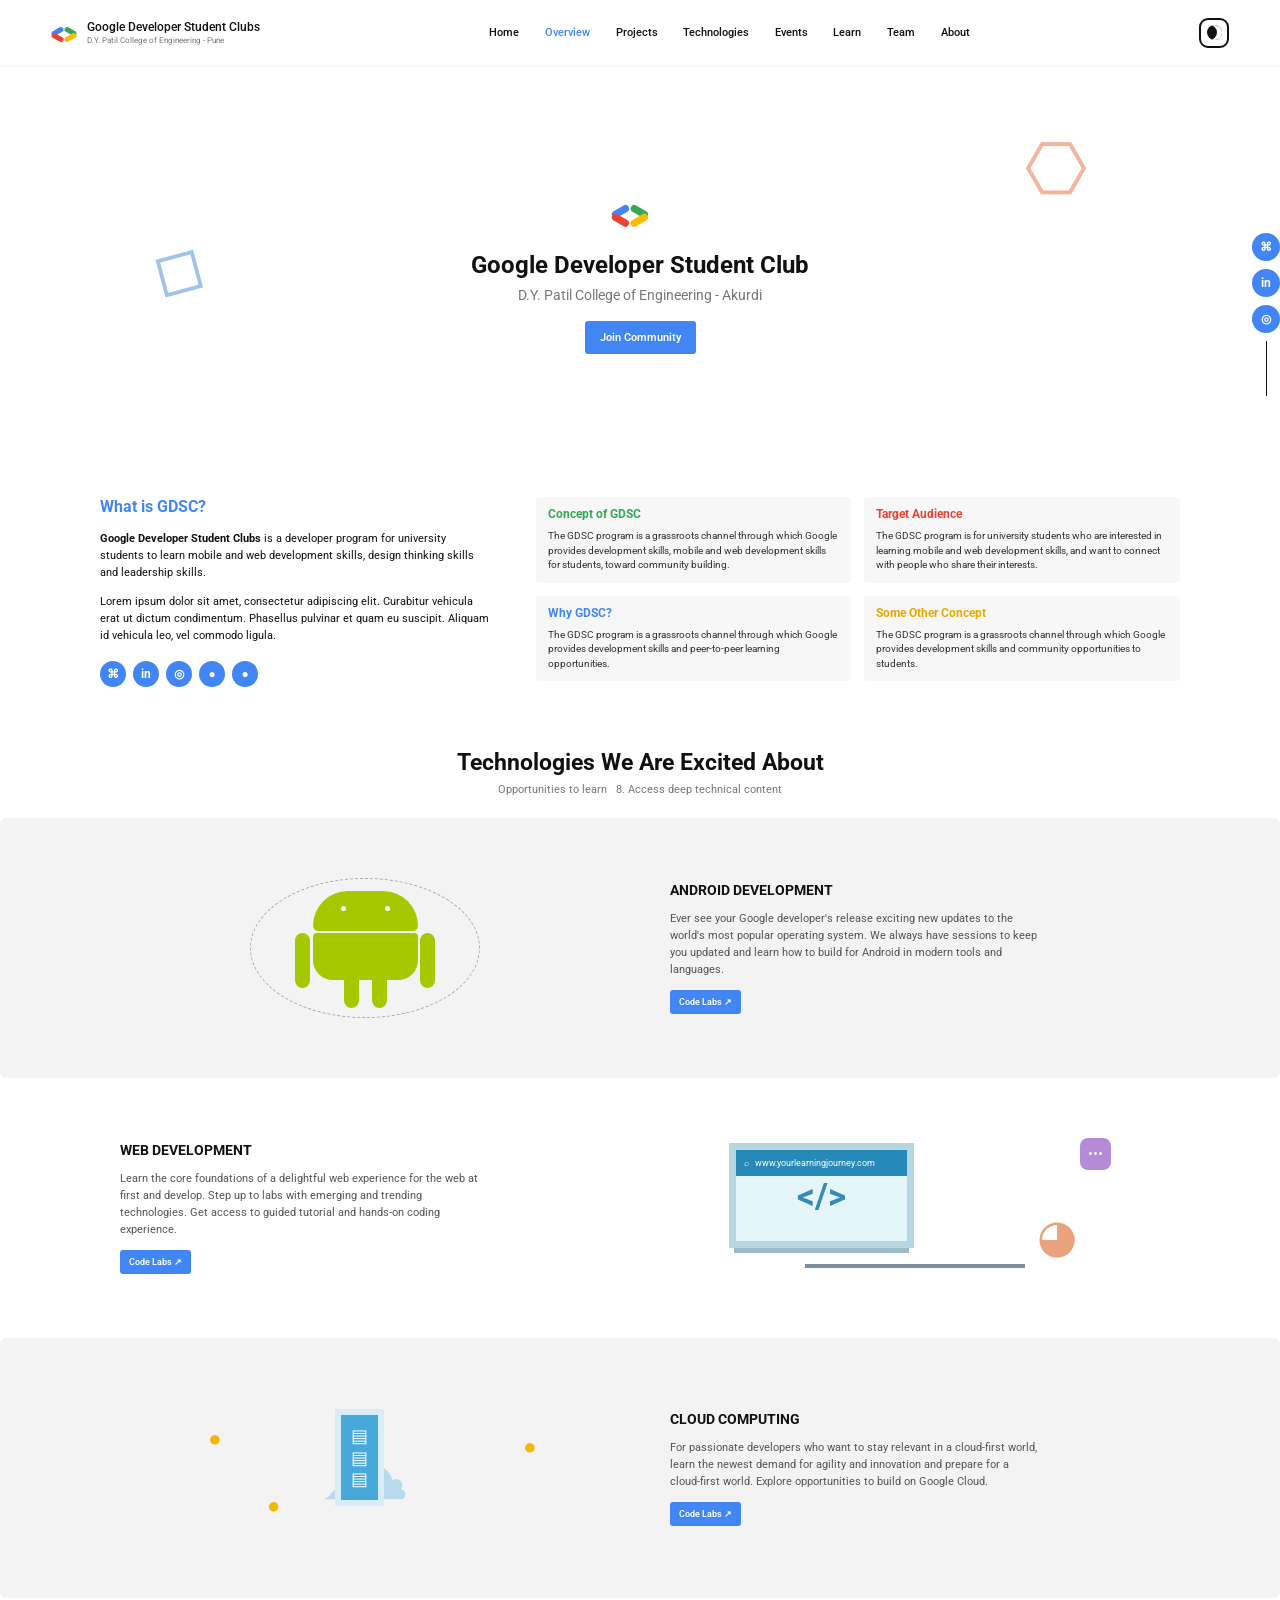
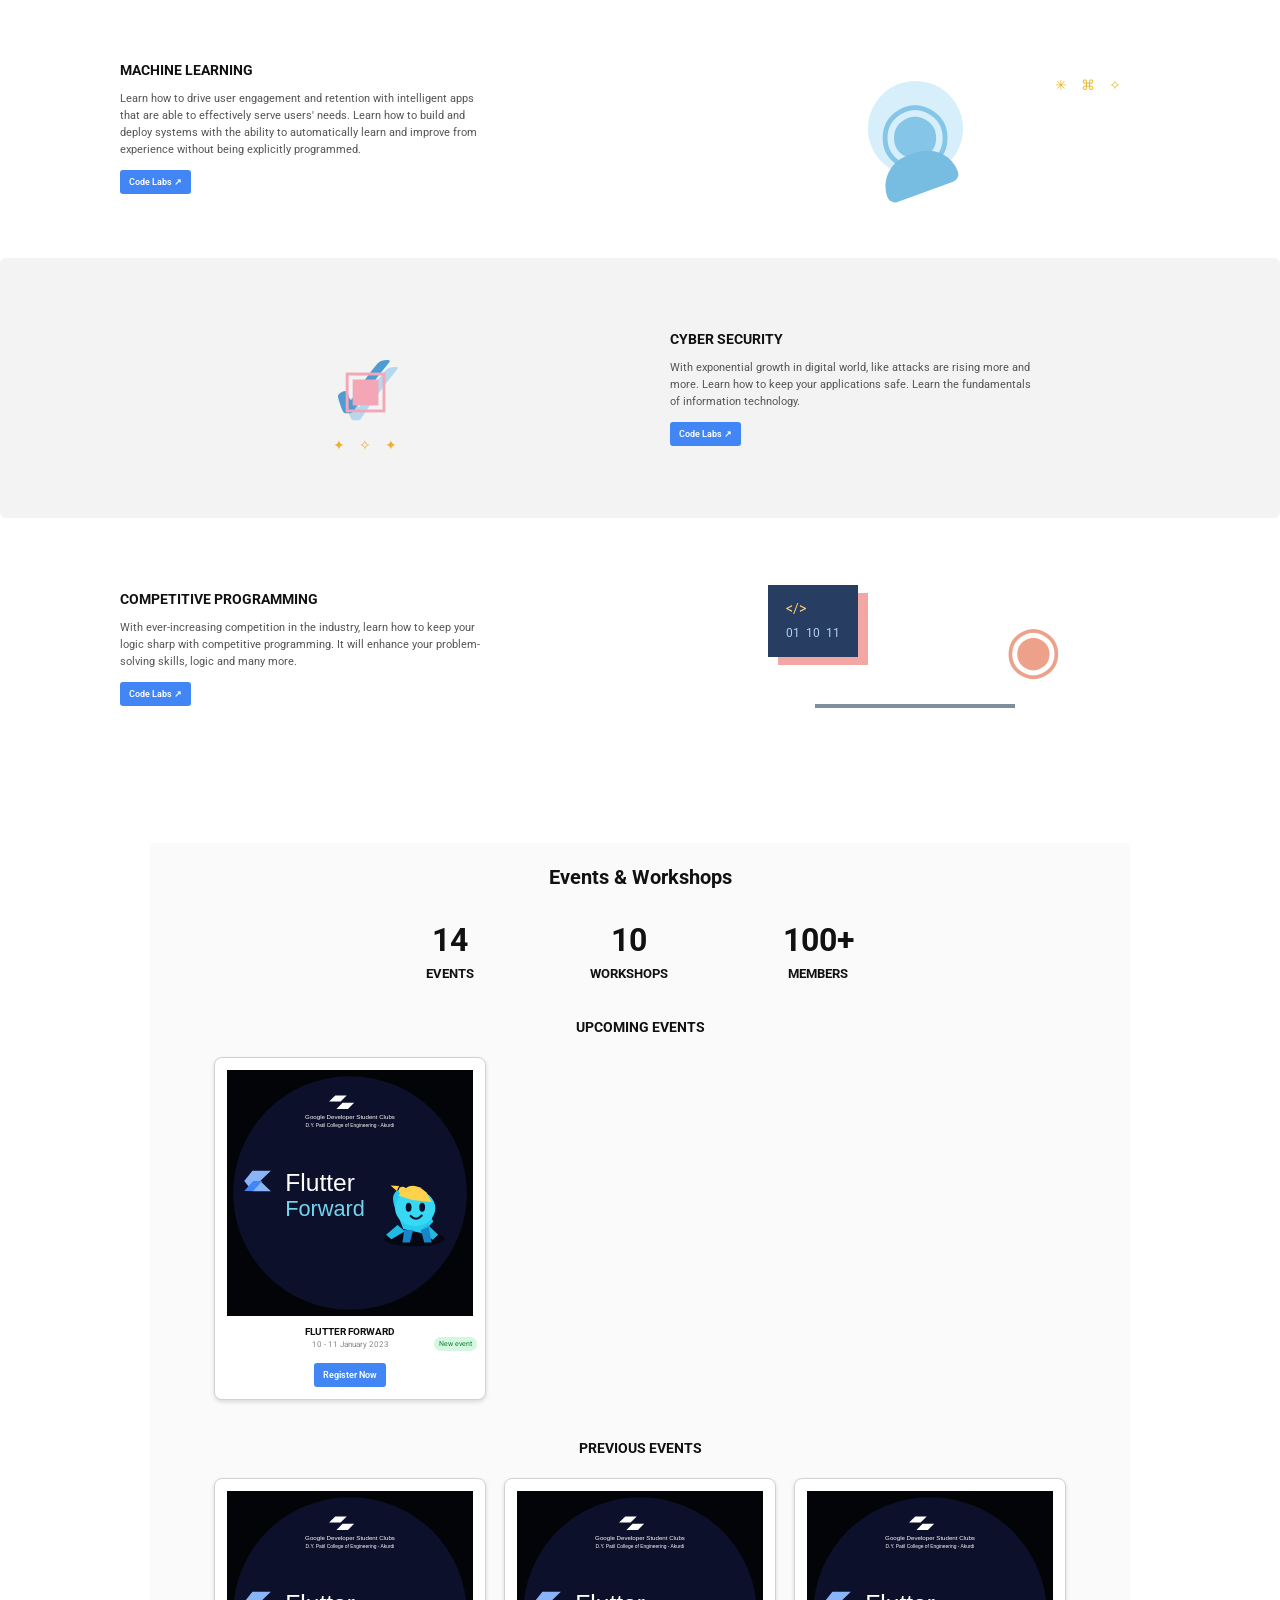
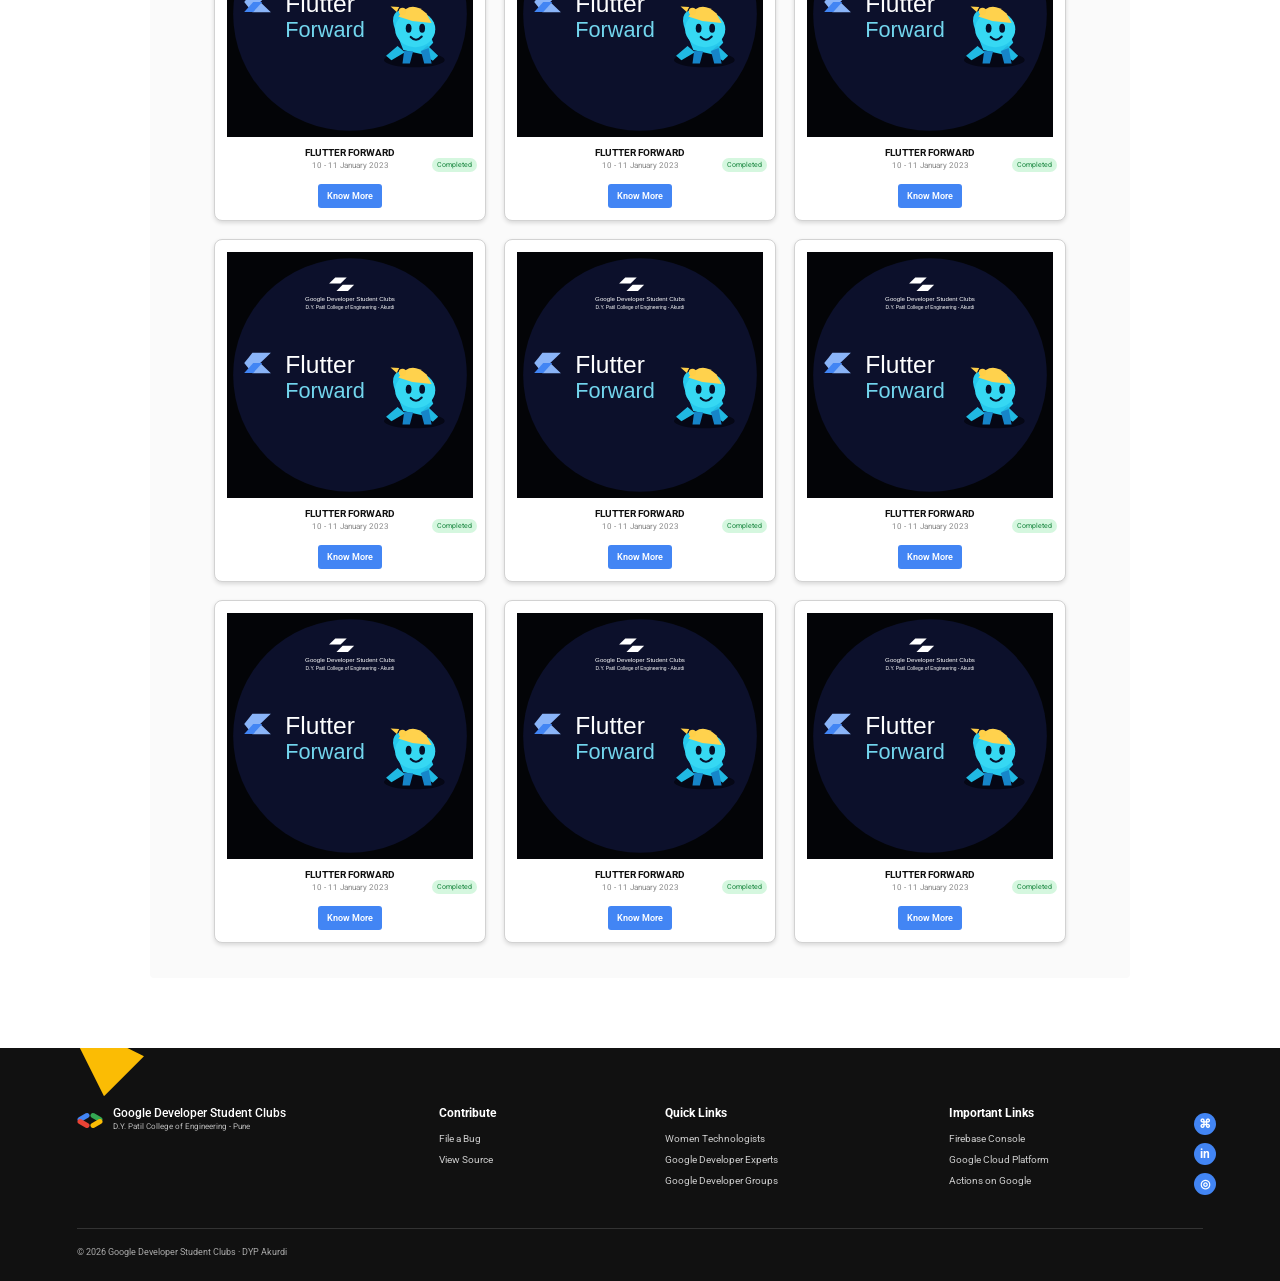
<file: index.html>
<!DOCTYPE html>
<html lang="en">
<head>
  <meta charset="UTF-8">
  <meta name="viewport" content="width=device-width, initial-scale=1.0">
  <meta name="description" content="Google Developer Student Club at D. Y. Patil College of Engineering, Akurdi. Learn, build, and grow with fellow developers.">
  <title>Google Developer Student Club | DYP Akurdi</title>
  <link rel="stylesheet" href="style.css">
  <script src="script.js" defer></script>
</head>
<body>
  <header class="site-header" id="home">
    <a class="brand" href="#home" aria-label="GDSC home">
      <span class="google-mark" aria-hidden="true"><i></i><i></i><i></i><i></i></span>
      <span class="brand-copy"><strong>Google Developer Student Clubs</strong><small>D.Y. Patil College of Engineering - Pune</small></span>
    </a>
    <button class="menu-toggle" aria-label="Toggle navigation" aria-expanded="false">☰</button>
    <nav class="main-nav" aria-label="Main navigation">
      <a href="#home" class="active">Home</a><a href="#overview">Overview</a><a href="#projects">Projects</a>
      <a href="#technologies">Technologies</a><a href="#events">Events</a><a href="#learn">Learn</a><a href="#team">Team</a><a href="#about">About</a>
    </nav>
    <button class="theme-toggle" aria-label="Toggle dark mode" title="Toggle dark mode"><span></span></button>
  </header>

  <main>
    <section class="hero" id="overview">
      <div class="floating-shape shape-one" aria-hidden="true">◇</div><div class="floating-shape shape-two" aria-hidden="true">⬡</div>
      <div class="hero-content">
        <span class="google-mark big-mark" aria-hidden="true"><i></i><i></i><i></i><i></i></span>
        <h1>Google Developer Student Club</h1>
        <p>D.Y. Patil College of Engineering - Akurdi</p>
        <a class="btn" href="#about">Join Community</a>
      </div>
      <div class="social-rail" aria-label="Social links">
        <a href="https://github.com/" target="_blank" rel="noreferrer" aria-label="GitHub">⌘</a>
        <a href="https://www.linkedin.com/" target="_blank" rel="noreferrer" aria-label="LinkedIn">in</a>
        <a href="https://www.instagram.com/" target="_blank" rel="noreferrer" aria-label="Instagram">◎</a>
      </div>
    </section>

    <section class="intro section-wrap" id="about">
      <article class="intro-main">
        <h2>What is GDSC?</h2>
        <p><strong>Google Developer Student Clubs</strong> is a developer program for university students to learn mobile and web development skills, design thinking skills and leadership skills.</p>
        <p>Lorem ipsum dolor sit amet, consectetur adipiscing elit. Curabitur vehicula erat ut dictum condimentum. Phasellus pulvinar et quam eu suscipit. Aliquam id vehicula leo, vel commodo ligula.</p>
        <div class="social-row"><a href="https://github.com/" aria-label="GitHub">⌘</a><a href="https://www.linkedin.com/" aria-label="LinkedIn">in</a><a href="https://www.instagram.com/" aria-label="Instagram">◎</a><a href="#team" aria-label="Team">●</a><a href="#events" aria-label="Events">●</a></div>
      </article>
      <div class="info-grid">
        <article class="info-card green"><h3>Concept of GDSC</h3><p>The GDSC program is a grassroots channel through which Google provides development skills, mobile and web development skills for students, toward community building.</p></article>
        <article class="info-card red"><h3>Target Audience</h3><p>The GDSC program is for university students who are interested in learning mobile and web development skills, and want to connect with people who share their interests.</p></article>
        <article class="info-card blue"><h3>Why GDSC?</h3><p>The GDSC program is a grassroots channel through which Google provides development skills and peer-to-peer learning opportunities.</p></article>
        <article class="info-card yellow"><h3>Some Other Concept</h3><p>The GDSC program is a grassroots channel through which Google provides development skills and community opportunities to students.</p></article>
      </div>
    </section>

    <section class="technologies" id="technologies">
      <div class="section-heading"><h2>Technologies We Are Excited About</h2><p>Opportunities to learn &nbsp; 8. Access deep technical content</p></div>
      <div class="tech-list">
        <article class="tech-row gray" id="android">
          <div class="tech-art android-art" aria-hidden="true"><div class="android-head"></div><div class="android-body"></div><div class="android-arm left"></div><div class="android-arm right"></div><div class="android-leg left"></div><div class="android-leg right"></div><span class="circuit"></span></div>
          <div class="tech-copy"><h3>Android Development</h3><p>Ever see your Google developer's release exciting new updates to the world's most popular operating system. We always have sessions to keep you updated and learn how to build for Android in modern tools and languages.</p><a class="btn small" href="https://developer.android.com/" target="_blank" rel="noreferrer">Code Labs ↗</a></div>
        </article>
        <article class="tech-row" id="web-development">
          <div class="tech-copy"><h3>Web Development</h3><p>Learn the core foundations of a delightful web experience for the web at first and develop. Step up to labs with emerging and trending technologies. Get access to guided tutorial and hands-on coding experience.</p><a class="btn small" href="https://web.dev/learn/" target="_blank" rel="noreferrer">Code Labs ↗</a></div>
          <div class="tech-art web-art" aria-hidden="true"><div class="monitor"><span>⌕ &nbsp; www.yourlearningjourney.com</span><b>&lt;/&gt;</b></div><div class="person">◕</div><div class="desk"></div><i class="bubble">•••</i></div>
        </article>
        <article class="tech-row gray" id="cloud">
          <div class="tech-art cloud-art" aria-hidden="true"><div class="cloud-shape">☁</div><div class="server">▤<br>▤<br>▤</div><span class="cloud-node n1">●</span><span class="cloud-node n2">●</span><span class="cloud-node n3">●</span></div>
          <div class="tech-copy"><h3>Cloud Computing</h3><p>For passionate developers who want to stay relevant in a cloud-first world, learn the newest demand for agility and innovation and prepare for a cloud-first world. Explore opportunities to build on Google Cloud.</p><a class="btn small" href="https://cloud.google.com/learn" target="_blank" rel="noreferrer">Code Labs ↗</a></div>
        </article>
        <article class="tech-row" id="machine-learning">
          <div class="tech-copy"><h3>Machine Learning</h3><p>Learn how to drive user engagement and retention with intelligent apps that are able to effectively serve users' needs. Learn how to build and deploy systems with the ability to automatically learn and improve from experience without being explicitly programmed.</p><a class="btn small" href="https://developers.google.com/machine-learning" target="_blank" rel="noreferrer">Code Labs ↗</a></div>
          <div class="tech-art ml-art" aria-hidden="true"><div class="robot-head">◉</div><div class="robot-body"></div><span>✳　⌘　✧</span></div>
        </article>
        <article class="tech-row gray" id="cyber-security">
          <div class="tech-art security-art" aria-hidden="true"><div class="shield">✓</div><div class="lock">▣</div><span>✦　✧　✦</span></div>
          <div class="tech-copy"><h3>Cyber Security</h3><p>With exponential growth in digital world, like attacks are rising more and more. Learn how to keep your applications safe. Learn the fundamentals of information technology.</p><a class="btn small" href="https://www.coursera.org/professional-certificates/google-cybersecurity" target="_blank" rel="noreferrer">Code Labs ↗</a></div>
        </article>
        <article class="tech-row" id="projects">
          <div class="tech-copy"><h3>Competitive Programming</h3><p>With ever-increasing competition in the industry, learn how to keep your logic sharp with competitive programming. It will enhance your problem-solving skills, logic and many more.</p><a class="btn small" href="https://developers.google.com/edu" target="_blank" rel="noreferrer">Code Labs ↗</a></div>
          <div class="tech-art coding-art" aria-hidden="true"><div class="code-window">&lt;/&gt;<br><small>01&nbsp; 10&nbsp; 11</small></div><div class="coder">◉</div><div class="desk"></div></div>
        </article>
      </div>
    </section>

    <section class="events-preview" id="events">
      <div class="section-heading"><h2>Events &amp; Workshops</h2></div>
      <div class="stats">
        <div><strong>14</strong><span>Events</span></div><div><strong>10</strong><span>Workshops</span></div><div><strong>100+</strong><span>Members</span></div>
      </div>
      <h3 class="subheading">Upcoming Events</h3>
      <div class="event-grid upcoming">
        <article class="event-card">
          <img src="assets/flutter-forward.svg" alt="Flutter Forward event artwork">
          <h4>Flutter Forward</h4><p>10 - 11 January 2023</p><span class="status">New event</span>
          <button class="btn small register-btn" data-event="Flutter Forward">Register Now</button>
        </article>
      </div>
      <h3 class="subheading previous-title">Previous Events</h3>
      <div class="event-grid previous">
        <article class="event-card"><img src="assets/flutter-forward.svg" alt="Flutter Forward event artwork"><h4>Flutter Forward</h4><p>10 - 11 January 2023</p><span class="status">Completed</span><button class="btn small know-btn" data-event="Flutter Forward">Know More</button></article>
        <article class="event-card"><img src="assets/flutter-forward.svg" alt="Flutter Forward event artwork"><h4>Flutter Forward</h4><p>10 - 11 January 2023</p><span class="status">Completed</span><button class="btn small know-btn" data-event="Flutter Forward">Know More</button></article>
        <article class="event-card"><img src="assets/flutter-forward.svg" alt="Flutter Forward event artwork"><h4>Flutter Forward</h4><p>10 - 11 January 2023</p><span class="status">Completed</span><button class="btn small know-btn" data-event="Flutter Forward">Know More</button></article>
        <article class="event-card"><img src="assets/flutter-forward.svg" alt="Flutter Forward event artwork"><h4>Flutter Forward</h4><p>10 - 11 January 2023</p><span class="status">Completed</span><button class="btn small know-btn" data-event="Flutter Forward">Know More</button></article>
        <article class="event-card"><img src="assets/flutter-forward.svg" alt="Flutter Forward event artwork"><h4>Flutter Forward</h4><p>10 - 11 January 2023</p><span class="status">Completed</span><button class="btn small know-btn" data-event="Flutter Forward">Know More</button></article>
        <article class="event-card"><img src="assets/flutter-forward.svg" alt="Flutter Forward event artwork"><h4>Flutter Forward</h4><p>10 - 11 January 2023</p><span class="status">Completed</span><button class="btn small know-btn" data-event="Flutter Forward">Know More</button></article>
        <article class="event-card"><img src="assets/flutter-forward.svg" alt="Flutter Forward event artwork"><h4>Flutter Forward</h4><p>10 - 11 January 2023</p><span class="status">Completed</span><button class="btn small know-btn" data-event="Flutter Forward">Know More</button></article>
        <article class="event-card"><img src="assets/flutter-forward.svg" alt="Flutter Forward event artwork"><h4>Flutter Forward</h4><p>10 - 11 January 2023</p><span class="status">Completed</span><button class="btn small know-btn" data-event="Flutter Forward">Know More</button></article>
        <article class="event-card"><img src="assets/flutter-forward.svg" alt="Flutter Forward event artwork"><h4>Flutter Forward</h4><p>10 - 11 January 2023</p><span class="status">Completed</span><button class="btn small know-btn" data-event="Flutter Forward">Know More</button></article>
      </div>
    </section>
  </main>

  <footer class="site-footer" id="team">
    <div class="footer-decoration" aria-hidden="true"></div>
    <div class="footer-brand"><a class="brand" href="#home"><span class="google-mark" aria-hidden="true"><i></i><i></i><i></i><i></i></span><span class="brand-copy"><strong>Google Developer Student Clubs</strong><small>D.Y. Patil College of Engineering - Pune</small></span></a></div>
    <div class="footer-col"><h3>Contribute</h3><a href="#projects">File a Bug</a><a href="#projects">View Source</a></div>
    <div class="footer-col"><h3>Quick Links</h3><a href="#technologies">Women Technologists</a><a href="#team">Google Developer Experts</a><a href="#about">Google Developer Groups</a></div>
    <div class="footer-col"><h3>Important Links</h3><a href="https://developers.google.com/" target="_blank" rel="noreferrer">Firebase Console</a><a href="https://cloud.google.com/" target="_blank" rel="noreferrer">Google Cloud Platform</a><a href="https://developers.google.com/" target="_blank" rel="noreferrer">Actions on Google</a></div>
    <div class="footer-social"><a href="https://github.com/" aria-label="GitHub">⌘</a><a href="https://www.linkedin.com/" aria-label="LinkedIn">in</a><a href="https://www.instagram.com/" aria-label="Instagram">◎</a></div>
    <p class="copyright">© 2026 Google Developer Student Clubs · DYP Akurdi</p>
  </footer>

  <dialog class="event-dialog" id="eventDialog">
    <button class="dialog-close" aria-label="Close dialog">×</button>
    <img src="assets/flutter-forward.svg" alt="" class="dialog-image">
    <h2 id="dialogTitle">Flutter Forward</h2>
    <p id="dialogDescription">Explore the latest in Flutter, connect with fellow developers, and learn through community sessions.</p>
    <p class="dialog-date">10 - 11 January 2023</p>
    <form id="registrationForm">
      <label for="visitorName">Your name</label><input id="visitorName" name="name" required placeholder="Enter your name">
      <label for="visitorEmail">Email address</label><input id="visitorEmail" name="email" type="email" required placeholder="you@example.com">
      <button class="btn" type="submit" id="dialogAction">Submit registration</button>
      <p class="form-note" id="formNote">Demo form: details stay in this browser and are not sent to a server.</p>
    </form>
  </dialog>
  <div class="toast" role="status" aria-live="polite"></div>
</body>
</html>
</file>
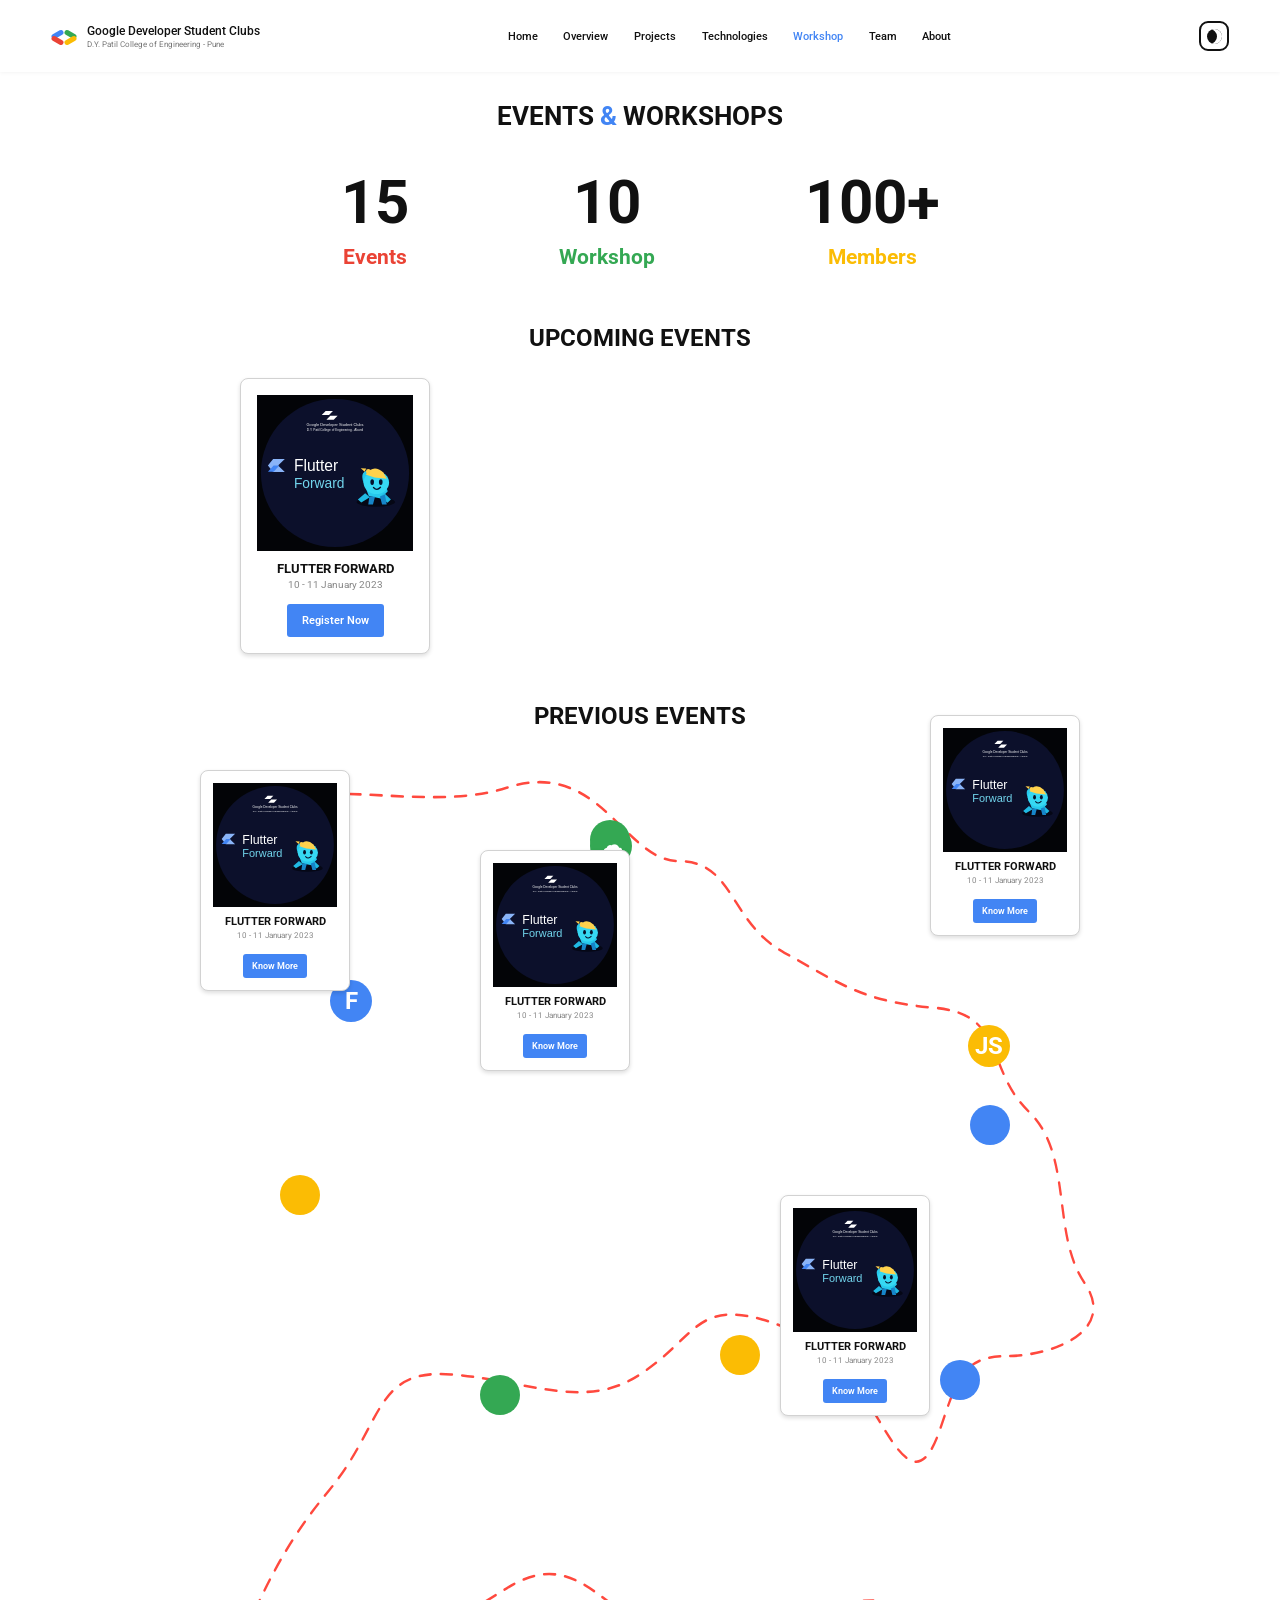
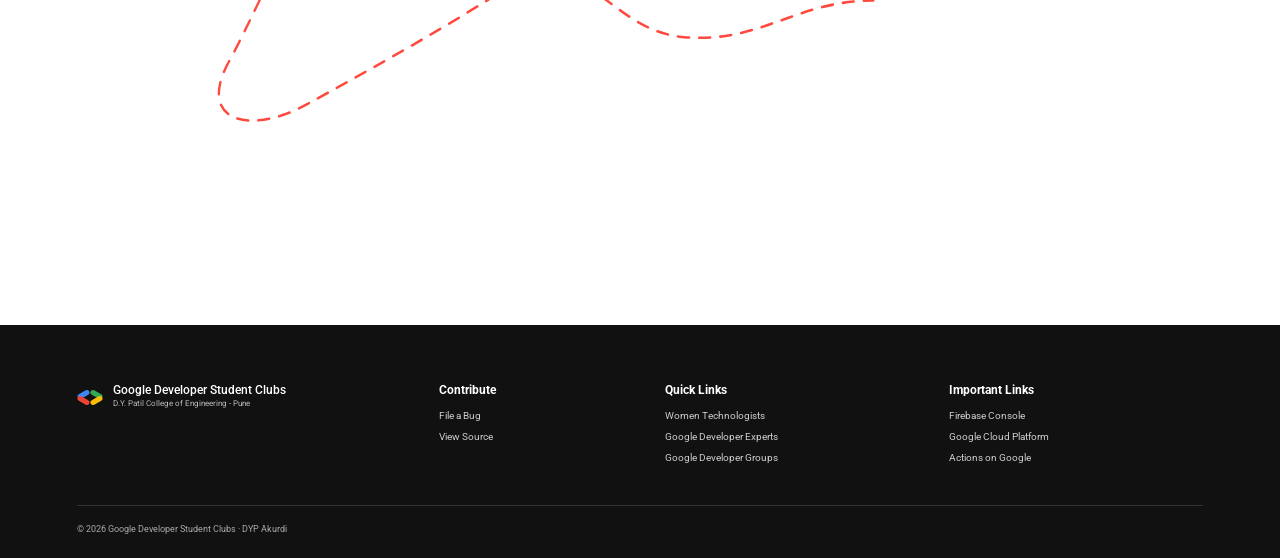
<file: events.html>
<!DOCTYPE html>
<html lang="en">
<head>
  <meta charset="UTF-8"><meta name="viewport" content="width=device-width, initial-scale=1.0">
  <title>Events & Workshops | GDSC DYP Akurdi</title>
  <link rel="stylesheet" href="style.css"><script src="script.js" defer></script>
</head>
<body class="events-page">
  <header class="site-header" id="home">
    <a class="brand" href="index.html#home"><span class="google-mark" aria-hidden="true"><i></i><i></i><i></i><i></i></span><span class="brand-copy"><strong>Google Developer Student Clubs</strong><small>D.Y. Patil College of Engineering - Pune</small></span></a>
    <button class="menu-toggle" aria-label="Toggle navigation" aria-expanded="false">☰</button>
    <nav class="main-nav" aria-label="Main navigation"><a href="index.html#home">Home</a><a href="index.html#overview">Overview</a><a href="index.html#projects">Projects</a><a href="index.html#technologies">Technologies</a><a href="#events" class="active">Workshop</a><a href="index.html#team">Team</a><a href="index.html#about">About</a></nav>
    <button class="theme-toggle" aria-label="Toggle dark mode" title="Toggle dark mode"><span></span></button>
  </header>
  <main class="event-page-main" id="events">
    <div class="confetti confetti-left" aria-hidden="true"></div><div class="confetti confetti-right" aria-hidden="true"></div>
    <section class="event-page-heading"><h1>Events <span>&amp;</span> Workshops</h1>
      <div class="stats large-stats"><div><strong>15</strong><span class="red-text">Events</span></div><div><strong>10</strong><span class="green-text">Workshop</span></div><div><strong>100+</strong><span class="yellow-text">Members</span></div></div>
    </section>
    <section class="upcoming-section"><h2>Upcoming Events</h2><div class="event-grid event-page-upcoming">
      <article class="event-card large-card"><img src="assets/flutter-forward.svg" alt="Flutter Forward event artwork"><h3>Flutter Forward</h3><p>10 - 11 January 2023</p><button class="btn register-btn" data-event="Flutter Forward">Register Now</button></article>
    </div></section>
    <section class="previous-section"><h2>Previous Events</h2><div class="journey">
      <svg class="journey-line" viewBox="0 0 900 900" preserveAspectRatio="none" aria-hidden="true"><path d="M 65 75 C 120 10, 245 60, 330 35 S 435 95, 485 95 S 530 145, 580 170 S 650 210, 715 215 S 760 265, 800 300 S 820 400, 850 440 S 820 500, 780 500 S 735 520, 720 560 S 690 590, 670 560 S 620 485, 560 470 S 500 485, 450 515 S 350 520, 280 515 S 220 555, 170 610 S 110 700, 80 750 S 100 810, 150 785 S 260 730, 330 690 S 420 725, 490 730 S 590 700, 660 700" /></svg>
      <span class="journey-dot dot-green"></span><span class="journey-dot dot-yellow"></span><span class="journey-dot dot-blue"></span><span class="journey-dot dot-green dot-low"></span><span class="journey-dot dot-blue dot-low-right"></span><span class="journey-dot dot-yellow dot-bottom"></span>
      <span class="tech-bubble flutter-bubble">F</span><span class="tech-bubble cloud-bubble">☁</span><span class="tech-bubble js-bubble">JS</span>
      <article class="event-card journey-card card-one"><img src="assets/flutter-forward.svg" alt="Flutter Forward event artwork"><h3>Flutter Forward</h3><p>10 - 11 January 2023</p><button class="btn small know-btn" data-event="Flutter Forward">Know More</button></article>
      <article class="event-card journey-card card-two"><img src="assets/flutter-forward.svg" alt="Flutter Forward event artwork"><h3>Flutter Forward</h3><p>10 - 11 January 2023</p><button class="btn small know-btn" data-event="Flutter Forward">Know More</button></article>
      <article class="event-card journey-card card-three"><img src="assets/flutter-forward.svg" alt="Flutter Forward event artwork"><h3>Flutter Forward</h3><p>10 - 11 January 2023</p><button class="btn small know-btn" data-event="Flutter Forward">Know More</button></article>
      <article class="event-card journey-card card-four"><img src="assets/flutter-forward.svg" alt="Flutter Forward event artwork"><h3>Flutter Forward</h3><p>10 - 11 January 2023</p><button class="btn small know-btn" data-event="Flutter Forward">Know More</button></article>
    </div></section>
  </main>
  <footer class="site-footer compact-footer"><div class="footer-brand"><a class="brand" href="index.html#home"><span class="google-mark" aria-hidden="true"><i></i><i></i><i></i><i></i></span><span class="brand-copy"><strong>Google Developer Student Clubs</strong><small>D.Y. Patil College of Engineering - Pune</small></span></a></div><div class="footer-col"><h3>Contribute</h3><a href="index.html#projects">File a Bug</a><a href="index.html#projects">View Source</a></div><div class="footer-col"><h3>Quick Links</h3><a href="index.html#technologies">Women Technologists</a><a href="index.html#team">Google Developer Experts</a><a href="index.html#about">Google Developer Groups</a></div><div class="footer-col"><h3>Important Links</h3><a href="https://developers.google.com/" target="_blank" rel="noreferrer">Firebase Console</a><a href="https://cloud.google.com/" target="_blank" rel="noreferrer">Google Cloud Platform</a><a href="https://developers.google.com/" target="_blank" rel="noreferrer">Actions on Google</a></div><p class="copyright">© 2026 Google Developer Student Clubs · DYP Akurdi</p></footer>
  <dialog class="event-dialog" id="eventDialog"><button class="dialog-close" aria-label="Close dialog">×</button><img src="assets/flutter-forward.svg" alt="" class="dialog-image"><h2 id="dialogTitle">Flutter Forward</h2><p id="dialogDescription">Explore the latest in Flutter, connect with fellow developers, and learn through community sessions.</p><p class="dialog-date">10 - 11 January 2023</p><form id="registrationForm"><label for="visitorName">Your name</label><input id="visitorName" name="name" required placeholder="Enter your name"><label for="visitorEmail">Email address</label><input id="visitorEmail" name="email" type="email" required placeholder="you@example.com"><button class="btn" type="submit" id="dialogAction">Submit registration</button><p class="form-note" id="formNote">Demo form: details stay in this browser and are not sent to a server.</p></form></dialog><div class="toast" role="status" aria-live="polite"></div>
</body>
</html>
</file>
<file: style.css>
@import url('https://fonts.googleapis.com/css2?family=Roboto:wght@300;400;500;600;700;800&display=swap');
:root{--blue:#4285f4;--text:#111;--muted:#777;--bg:#fff;--surface:#f5f5f5;--line:#e5e5e5;--card:#fff;--shadow:0 2px 4px #0002;--green:#34a853;--red:#ea4335;--yellow:#fbbc04}
*{box-sizing:border-box}html{scroll-behavior:smooth;scroll-padding-top:80px}body{margin:0;background:var(--bg);color:var(--text);font-family:Roboto,Arial,sans-serif;font-size:14px;transition:background .25s,color .25s}a{color:inherit;text-decoration:none}button,input{font:inherit}.site-header{height:65px;display:flex;align-items:center;justify-content:space-between;padding:0 4%;gap:24px;background:var(--bg);position:sticky;top:0;z-index:20;box-shadow:0 1px 4px #0000000c}.brand{display:flex;align-items:center;gap:8px;min-width:max-content}.brand-copy{display:flex;flex-direction:column;gap:2px}.brand-copy strong{font-size:12px;font-weight:500}.brand-copy small{font-size:8px;color:var(--muted)}.google-mark{width:28px;height:20px;display:inline-block;position:relative;flex:none}.google-mark i{position:absolute;width:13px;height:5px;border-radius:4px;transform-origin:center}.google-mark i:nth-child(1){background:#4285f4;left:0;top:6px;transform:rotate(-30deg)}.google-mark i:nth-child(2){background:#34a853;left:13px;top:6px;transform:rotate(30deg)}.google-mark i:nth-child(3){background:#fbbc04;left:13px;top:12px;transform:rotate(-30deg)}.google-mark i:nth-child(4){background:#ea4335;left:0;top:12px;transform:rotate(30deg)}.main-nav{display:flex;align-items:center;gap:clamp(12px,2vw,30px);font-size:11px;font-weight:500}.main-nav a{white-space:nowrap;transition:color .2s}.main-nav a:hover,.main-nav a.active{color:var(--blue)}.theme-toggle{width:30px;height:30px;border:2px solid var(--text);border-radius:9px;background:transparent;display:grid;place-items:center;cursor:pointer;flex:none}.theme-toggle span{width:15px;height:15px;border-radius:50%;background:var(--text);display:block;box-shadow:inset -5px 0 0 var(--bg)}.menu-toggle{display:none;border:0;background:none;font-size:24px;cursor:pointer}.hero{height:360px;position:relative;display:grid;place-items:center;text-align:center;overflow:hidden}.hero-content{z-index:1;margin-top:10px}.big-mark{width:40px;height:30px;transform:scale(1.45);margin-bottom:7px}.hero h1{font-size:24px;margin:5px 0 8px;font-weight:700}.hero p{font-size:14px;color:var(--muted);margin:0 0 18px}.btn{display:inline-flex;align-items:center;justify-content:center;border:0;border-radius:3px;background:var(--blue);color:white;font-weight:600;font-size:11px;padding:10px 15px;cursor:pointer;transition:background .2s,transform .2s}.btn:hover{background:#2d70df;transform:translateY(-1px)}.btn.small{font-size:9px;padding:7px 9px}.floating-shape{position:absolute;color:#a4c7ee;font-size:72px;line-height:1;transform:rotate(30deg)}.shape-one{left:12%;top:40%;color:#9fc4e7}.shape-two{right:15%;top:16%;color:#f1b69f}.social-rail{position:absolute;right:0;top:40%;display:flex;flex-direction:column;gap:8px}.social-rail a,.social-row a,.footer-social a{width:28px;height:28px;border-radius:50%;background:var(--blue);color:#fff;display:grid;place-items:center;font-weight:700;font-size:12px}.social-rail:after{content:"";height:55px;width:1px;background:var(--text);margin:auto}.section-wrap{width:min(1080px,86%);margin:0 auto}.intro{display:grid;grid-template-columns:1fr 1.65fr;gap:45px;padding:12px 0 50px;align-items:start}.intro h2{font-size:16px;color:var(--blue);margin:0 0 14px}.intro p{font-size:11px;line-height:1.55;margin:0 0 12px}.intro-main strong{font-weight:700}.info-grid{display:grid;grid-template-columns:1fr 1fr;gap:13px}.info-card{border-radius:4px;padding:10px 12px;background:#f7f7f7}.info-card h3{font-size:12px;margin:0 0 8px}.info-card p{font-size:10px;line-height:1.45;margin:0;color:#333}.info-card.green h3{color:#34a853}.info-card.red h3{color:#ea4335}.info-card.blue h3{color:#4285f4}.info-card.yellow h3{color:#e7a900}.social-row{display:flex;gap:7px;margin-top:17px}.social-row a{width:26px;height:26px}.technologies{width:100%}.section-heading{text-align:center;padding:12px 0 22px}.section-heading h2{font-size:23px;margin:0 0 7px}.section-heading p{font-size:11px;color:var(--muted);margin:0}.tech-row{min-height:245px;padding:28px max(calc((100% - 1040px)/2),7%);display:grid;grid-template-columns:1fr 1fr;align-items:center;gap:60px}.tech-row.gray{background:#f3f3f3;border-radius:6px}.tech-copy h3{font-size:14px;text-transform:uppercase;margin:0 0 12px}.tech-copy p{font-size:11px;line-height:1.55;color:#555;max-width:370px;margin:0 0 12px}.tech-art{height:170px;position:relative;display:flex;align-items:center;justify-content:center;overflow:hidden}.android-art{color:#a4c900}.android-head{width:105px;height:40px;background:#a4c900;border-radius:65px 65px 10px 10px;position:absolute;top:28px}.android-head:before,.android-head:after{content:"";position:absolute;width:5px;height:5px;border-radius:50%;background:white;top:15px}.android-head:before{left:28px}.android-head:after{right:28px}.android-body{position:absolute;top:70px;width:105px;height:47px;background:#a4c900;border-radius:4px 4px 20px 20px}.android-arm{position:absolute;top:70px;width:15px;height:55px;background:#a4c900;border-radius:10px}.android-arm.left{margin-left:-125px}.android-arm.right{margin-left:125px}.android-leg{position:absolute;top:110px;width:15px;height:35px;background:#a4c900;border-radius:0 0 10px 10px}.android-leg.left{margin-left:-28px}.android-leg.right{margin-left:28px}.circuit{position:absolute;border:1px dashed #aaa;border-radius:50%;width:230px;height:140px}.web-art .monitor{width:185px;height:105px;border:7px solid #b8d6df;background:#e5f6fb;position:absolute;top:20px;left:12%;box-shadow:0 10px 0 -5px #9bbbc6}.monitor span{display:block;background:#2789b8;color:#fff;font-size:9px;padding:8px}.monitor b{display:block;color:#378ab2;text-align:center;font-size:35px}.person{position:absolute;right:17%;bottom:30px;color:#e9a27b;font-size:46px}.desk{position:absolute;bottom:25px;width:220px;height:4px;background:#7d8e9d}.bubble{position:absolute;right:10%;top:15px;background:#b58bd7;color:white;padding:8px;border-radius:8px}.cloud-art .cloud-shape{font-size:90px;color:#b9d9ec}.server{position:absolute;background:#48a8d9;color:#fff;font-size:18px;line-height:1.2;padding:10px;left:45%;top:32px;box-shadow:0 0 0 6px #d9edf8}.cloud-node{position:absolute;color:#f5b600;font-size:22px}.n1{left:18%;top:25%}.n2{right:15%;top:30%}.n3{left:30%;bottom:20%}.ml-art .robot-head{font-size:85px;color:#85c6e8;background:#d6effb;border-radius:50%;width:95px;height:95px;display:grid;place-items:center}.robot-body{position:absolute;bottom:20px;left:43%;width:75px;height:40px;border-radius:40px 40px 10px 10px;background:#77bde2;transform:rotate(-20deg)}.ml-art span{position:absolute;right:8%;top:20%;color:#e8bb2e}.security-art .shield{font-size:100px;color:#4f9bd4;text-shadow:8px 7px #b4d9ee}.security-art .lock{position:absolute;font-size:52px;color:#f4a6b6}.security-art span{position:absolute;bottom:18px;color:#efae39}.coding-art .code-window{position:absolute;left:20%;top:22px;background:#273d62;color:#ffcc6b;padding:12px 18px;line-height:1.7;box-shadow:10px 8px #f3a7a4}.code-window small{color:#b3d3f5}.coder{position:absolute;right:20%;top:48px;font-size:65px;color:#eea18a}.coding-art .desk{width:200px;bottom:25px}.events-preview{width:min(980px,88%);margin:45px auto 70px;background:#fafafa;padding:22px 5% 35px;border-radius:4px}.events-preview .section-heading{padding:0 0 25px}.events-preview .section-heading h2{font-size:20px}.stats{display:flex;justify-content:center;gap:clamp(40px,9vw,130px);text-align:center}.stats div{display:flex;flex-direction:column;gap:7px}.stats strong{font-size:32px}.stats span{font-size:13px;font-weight:700;text-transform:uppercase}.subheading{text-align:center;text-transform:uppercase;font-size:14px;margin:38px 0 22px}.event-grid{display:grid;gap:18px}.event-grid.upcoming{grid-template-columns:repeat(3,minmax(0,1fr))}.event-grid.previous{grid-template-columns:repeat(3,minmax(0,1fr))}.event-card{position:relative;background:var(--card);border:1px solid #d2d2d2;border-radius:8px;box-shadow:var(--shadow);padding:12px;text-align:center;min-width:0}.event-card img{width:100%;aspect-ratio:1/1;object-fit:cover;display:block;margin-bottom:10px}.event-card h4,.event-card h3{font-size:10px;text-transform:uppercase;margin:0 0 3px}.event-card p{font-size:8px;color:#888;margin:0 0 12px}.event-card .status{position:absolute;right:8px;top:calc(100% - 62px);font-size:7px;color:#14843b;background:#d5f7df;border-radius:8px;padding:3px 5px}.event-card .btn{margin-top:2px}.previous-title{margin-top:40px}.site-footer{position:relative;background:#111;color:#fff;padding:58px 6% 24px;display:grid;grid-template-columns:1.7fr 1fr 1.3fr 1.3fr;gap:30px;overflow:hidden}.site-footer .brand-copy small{color:#bbb}.site-footer .footer-col{display:flex;flex-direction:column;gap:10px}.footer-col h3{font-size:12px;margin:0 0 3px}.footer-col a{font-size:10px;color:#ccc}.footer-col a:hover{color:#fff}.footer-social{position:absolute;right:5%;top:65px;display:flex;flex-direction:column;gap:8px}.footer-social a{width:22px;height:22px}.copyright{grid-column:1/-1;border-top:1px solid #333;padding-top:18px;color:#aaa;font-size:9px;margin:12px 0 0}.footer-decoration{position:absolute;top:-32px;left:5%;width:80px;height:80px;border-radius:50%;background:#fbbc04;clip-path:polygon(0 0,100% 50%,50% 100%)}.events-page .site-header{height:72px}.event-page-main{position:relative;overflow:hidden;padding:24px 5% 80px;min-height:1700px}.event-page-heading{text-align:center;margin:5px auto 55px}.event-page-heading h1{font-size:26px;text-transform:uppercase;margin:0 0 36px}.event-page-heading h1 span{color:var(--blue)}.large-stats{gap:clamp(65px,12vw,150px)}.large-stats strong{font-size:60px}.large-stats span{font-size:21px;text-transform:none}.red-text{color:#ea4335}.green-text{color:#34a853}.yellow-text{color:#fbbc04}.upcoming-section h2,.previous-section h2{text-align:center;text-transform:uppercase;font-size:24px;margin:0 0 26px}.event-page-upcoming{grid-template-columns:190px;max-width:800px;margin:0 auto 48px}.large-card{padding:16px}.large-card h3{font-size:13px}.large-card p{font-size:10px}.large-card .btn{margin-top:2px}.previous-section{position:relative;z-index:1}.previous-section h2{margin-bottom:15px}.journey{height:1100px;position:relative;max-width:1000px;margin:0 auto}.journey-line{position:absolute;inset:0;width:100%;height:100%;overflow:visible;z-index:-1}.journey-line path{fill:none;stroke:#ff493e;stroke-width:2.1;stroke-dasharray:10 9;stroke-linecap:round}.journey-card{position:absolute;width:150px;padding:12px}.journey-card img{margin-bottom:8px}.journey-card h3{font-size:11px}.journey-card p{font-size:8px}.card-one{left:6%;top:25px}.card-two{left:34%;top:105px}.card-three{right:6%;top:-30px}.card-four{right:21%;top:450px}.journey-dot{position:absolute;width:40px;height:40px;border-radius:50%;display:block}.dot-green{background:#34a853;left:45%;top:75px}.dot-yellow{background:#fbbc04;left:14%;top:430px}.dot-blue{background:#4285f4;right:13%;top:360px}.dot-low{left:34%;top:630px}.dot-low-right{right:16%;top:615px}.dot-bottom{left:58%;top:590px}.tech-bubble{position:absolute;width:42px;height:42px;border-radius:50%;display:grid;place-items:center;color:white;font-size:24px;font-weight:bold}.flutter-bubble{background:#4285f4;left:19%;top:235px}.cloud-bubble{background:#34a853;left:45%;top:80px}.js-bubble{background:#fbbc04;right:13%;top:280px}.event-dialog{border:0;border-radius:12px;padding:26px;width:min(420px,calc(100% - 30px));box-shadow:0 20px 70px #0004;color:var(--text);background:var(--bg)}.event-dialog::backdrop{background:#0008}.dialog-close{position:absolute;right:13px;top:8px;font-size:26px;border:0;background:none;cursor:pointer}.dialog-image{width:95px;display:block;margin:0 auto 15px}.event-dialog h2{text-align:center;font-size:20px}.event-dialog>p{text-align:center;font-size:13px;line-height:1.5}.event-dialog .dialog-date{color:var(--muted)}.event-dialog form{display:flex;flex-direction:column;gap:8px;margin-top:18px}.event-dialog label{font-size:12px;font-weight:600}.event-dialog input{border:1px solid #ccc;border-radius:4px;padding:10px;background:var(--bg);color:var(--text)}.event-dialog form .btn{margin-top:8px}.form-note{font-size:10px!important;color:var(--muted)}.toast{position:fixed;bottom:22px;left:50%;transform:translate(-50%,20px);opacity:0;pointer-events:none;background:#222;color:#fff;padding:12px 18px;border-radius:5px;z-index:50;font-size:12px;transition:.25s}.toast.show{opacity:1;transform:translate(-50%,0)}
body.dark{--text:#f2f4f8;--muted:#b0b7c3;--bg:#101318;--surface:#1c2028;--line:#303641;--card:#1c2028;--shadow:0 2px 8px #0005}body.dark .info-card,body.dark .events-preview,body.dark .tech-row.gray{background:#1a1e25}body.dark .info-card p,body.dark .tech-copy p{color:#c3c7ce}body.dark .event-card{border-color:#3a414d}body.dark .theme-toggle span{background:var(--text);box-shadow:inset -5px 0 0 var(--bg)}body.dark .site-header{box-shadow:0 1px 4px #0004}
@media(min-width:1200px){.hero{height:420px}.tech-row{min-height:260px}.events-preview{margin-top:65px}.event-page-main{max-width:1300px;margin:auto}}
@media(max-width:850px){.site-header{padding:0 3%;gap:12px}.brand-copy strong{font-size:10px}.main-nav{gap:12px;font-size:10px}.intro{width:90%;gap:25px}.tech-row{gap:25px;padding-left:7%;padding-right:7%}.event-page-main{padding-left:3%;padding-right:3%}.journey{max-width:750px}.journey-card{width:135px}.card-one{left:3%}.card-two{left:33%}.card-three{right:2%}.card-four{right:18%}}
@media(max-width:650px){.site-header{height:58px}.brand-copy strong{font-size:10px}.brand-copy small{font-size:7px}.brand{gap:4px}.google-mark{transform:scale(.85);transform-origin:left center;width:24px}.menu-toggle{display:block;margin-left:auto}.main-nav{display:none;position:absolute;top:58px;left:0;right:0;background:var(--bg);padding:14px 20px 20px;box-shadow:0 8px 15px #0001;flex-direction:column;align-items:stretch;gap:0}.main-nav.open{display:flex}.main-nav a{padding:12px 4px;border-bottom:1px solid var(--line);font-size:13px}.theme-toggle{width:27px;height:27px}.hero{height:330px}.hero h1{font-size:20px}.hero p{font-size:12px}.floating-shape{font-size:50px}.shape-one{left:5%}.shape-two{right:5%}.social-rail{right:4px}.intro{grid-template-columns:1fr;gap:24px;padding-top:15px;padding-bottom:35px}.intro h2{font-size:18px}.intro p{font-size:12px}.info-grid{gap:10px}.info-card{padding:12px}.info-card h3{font-size:12px}.info-card p{font-size:10px}.section-heading h2{font-size:19px}.tech-row{grid-template-columns:1fr;gap:4px;padding:25px 8%;min-height:unset}.tech-row .tech-art{order:0;height:150px}.tech-row .tech-copy{order:1;padding-bottom:12px}.tech-row:nth-child(even) .tech-copy{order:0}.tech-row:nth-child(even) .tech-art{order:1}.tech-copy h3{font-size:13px}.tech-copy p{font-size:11px}.events-preview{width:94%;padding:22px 4%;margin:25px auto 40px}.stats{gap:22px}.stats strong{font-size:26px}.stats span{font-size:10px}.subheading{margin:30px 0 18px}.event-grid.upcoming{grid-template-columns:repeat(2,minmax(0,1fr))}.event-grid.previous{grid-template-columns:repeat(2,minmax(0,1fr));gap:12px}.event-card{padding:9px}.event-card h4{font-size:9px}.event-card p{font-size:7px}.event-card .status{font-size:6px}.site-footer{grid-template-columns:1fr 1fr;padding:45px 6% 22px;gap:28px 20px}.footer-brand{grid-column:1/-1}.footer-col h3{font-size:12px}.footer-col a{font-size:10px}.footer-social{right:6%;top:50px;flex-direction:row}.copyright{font-size:8px}.events-page .site-header{height:58px}.event-page-main{padding:25px 5% 50px;min-height:unset}.event-page-heading{margin-bottom:42px}.event-page-heading h1{font-size:22px;margin-bottom:28px}.large-stats{gap:clamp(25px,8vw,55px)}.large-stats strong{font-size:42px}.large-stats span{font-size:15px}.upcoming-section h2,.previous-section h2{font-size:20px}.event-page-upcoming{grid-template-columns:minmax(0,220px);justify-content:center}.journey{height:auto;display:grid;grid-template-columns:repeat(2,minmax(0,1fr));gap:16px;margin-top:25px;padding:10px 0}.journey-line,.journey-dot,.tech-bubble{display:none}.journey-card{position:static;width:auto;padding:10px}.journey-card img{margin-bottom:8px}.card-one,.card-two,.card-three,.card-four{left:auto;right:auto;top:auto}.previous-section h2{margin-bottom:8px}.compact-footer{margin-top:10px}}
@media(max-width:380px){.brand-copy strong{font-size:9px}.hero h1{font-size:18px}.info-grid{grid-template-columns:1fr}.stats{gap:15px}.stats strong{font-size:23px}.large-stats{gap:20px}.large-stats strong{font-size:36px}.large-stats span{font-size:13px}.journey{grid-template-columns:1fr 1fr}.event-card{padding:7px}}
</file>
